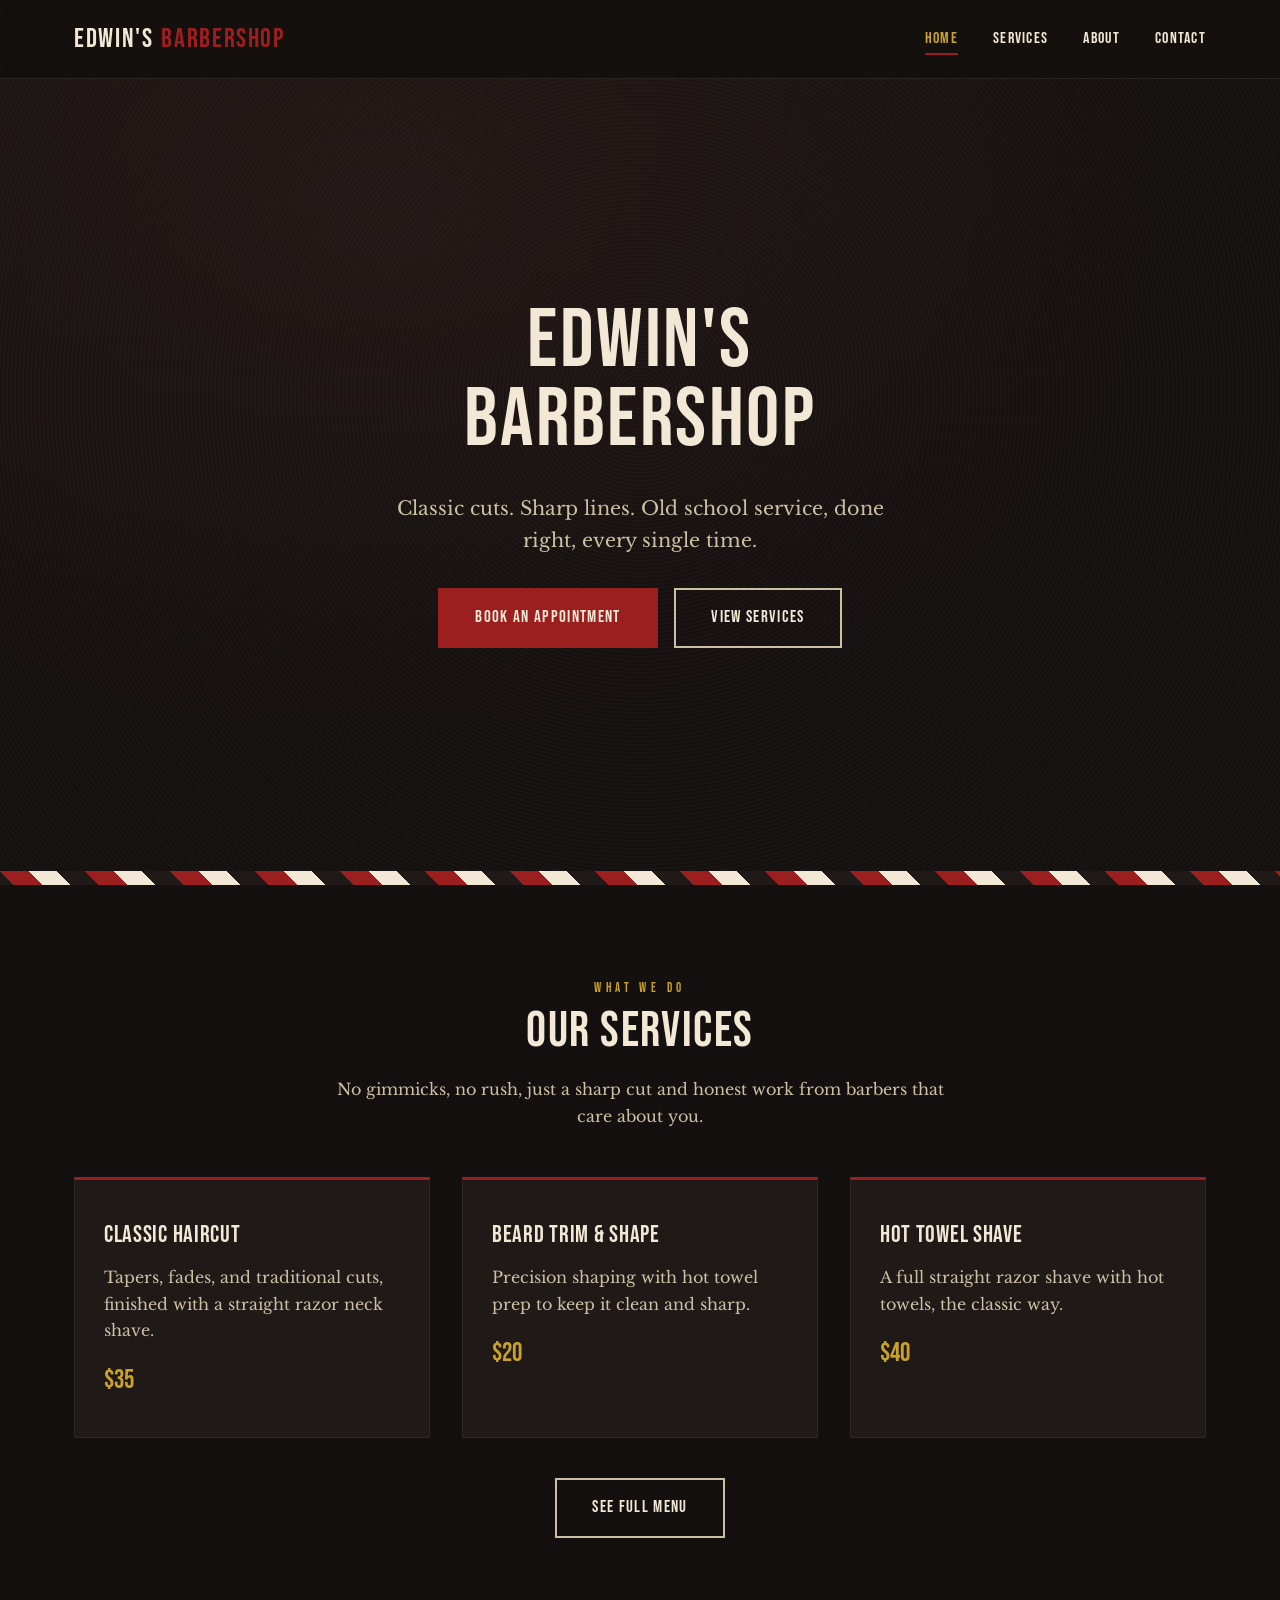
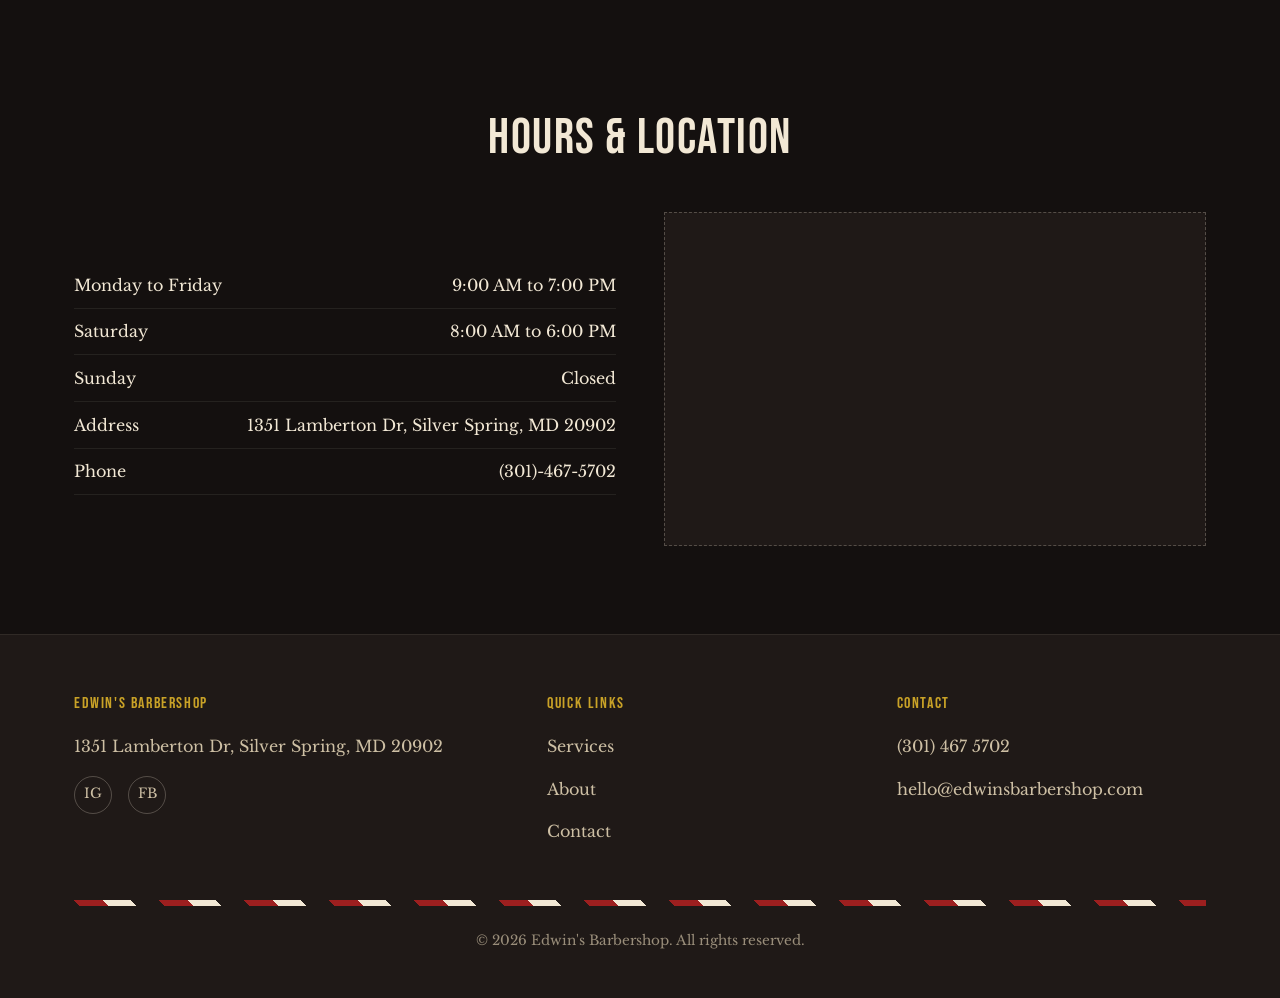
<file: index.html>
<!DOCTYPE html>
<html lang="en">
<head>
<meta charset="UTF-8">
<meta name="viewport" content="width=device-width, initial-scale=1.0">
<title>Edwin's Barbershop | Classic Cuts, Sharp Lines</title>
<meta name="description" content="Edwin's Barbershop. Classic haircuts, beard trims, and hot towel shaves. Walk ins welcome.">
<link rel="icon" href="images/favicon.ico" sizes="any">
<link rel="icon" type="image/png" sizes="32x32" href="images/favicon-32x32.png">
<link rel="icon" type="image/png" sizes="16x16" href="images/favicon-16x16.png">
<link rel="apple-touch-icon" href="images/apple-touch-icon.png">
<link rel="preconnect" href="https://fonts.googleapis.com">
<link href="https://fonts.googleapis.com/css2?family=Bebas+Neue&family=Libre+Baskerville:ital,wght@0,400;0,700;1,400&display=swap" rel="stylesheet">
<link rel="stylesheet" href="css/style.css">
</head>
<body>

<header class="site-header">
  <div class="nav-inner">
    <a href="index.html" class="logo">EDWIN'S<span>BARBERSHOP</span></a>
    <ul class="nav-links">
      <li><a href="index.html" class="active">Home</a></li>
      <li><a href="services.html">Services</a></li>
      <li><a href="about.html">About</a></li>
      <li><a href="contact.html">Contact</a></li>
    </ul>
    <button class="menu-toggle" aria-label="Toggle menu"><span></span><span></span><span></span></button>
  </div>
</header>

<section class="hero">
  <div class="hero-photo"></div>
  <div class="hero-content">
    <h1>Edwin's<br>Barbershop</h1>
    <p class="lead">Classic cuts. Sharp lines. Old school service, done right, every single time.</p>
    <div class="hero-actions">
      <a href="contact.html" class="btn">Book an Appointment</a>
      <a href="services.html" class="btn btn-outline">View Services</a>
    </div>
  </div>
</section>

<div class="pole-divider"></div>

<section>
  <div class="container">
    <div class="section-head">
      <span class="eyebrow">What We Do</span>
      <h2>Our Services</h2>
      <p>No gimmicks, no rush, just a sharp cut and honest work from barbers that care about you.</p>
    </div>
    <div class="grid-3">
      <div class="card">
        <h3>Classic Haircut</h3>
        <p>Tapers, fades, and traditional cuts, finished with a straight razor neck shave.</p>
        <span class="price">$35</span>
      </div>
      <div class="card">
        <h3>Beard Trim &amp; Shape</h3>
        <p>Precision shaping with hot towel prep to keep it clean and sharp.</p>
        <span class="price">$20</span>
      </div>
      <div class="card">
        <h3>Hot Towel Shave</h3>
        <p>A full straight razor shave with hot towels, the classic way.</p>
        <span class="price">$40</span>
      </div>
    </div>
    <div style="text-align:center; margin-top:2.5rem;">
      <a href="services.html" class="btn btn-outline">See Full Menu</a>
    </div>
  </div>
</section>

<section>
  <div class="container">
    <div class="section-head">
      <h2>Hours &amp; Location</h2>
    </div>
    <div class="grid-2">
      <ul class="info-list">
        <li><span>Monday to Friday</span><span>9:00 AM to 7:00 PM</span></li>
        <li><span>Saturday</span><span>8:00 AM to 6:00 PM</span></li>
        <li><span>Sunday</span><span>Closed</span></li>
        <li><span>Address</span><span>1351 Lamberton Dr, Silver Spring, MD 20902</span></li>
        <li><span>Phone</span><span>(301)-467-5702</span></li>
      </ul>
      <div class="map-placeholder"><iframe 
  src="https://www.google.com/maps/embed?pb=!1m18!1m12!1m3!1d3098.8753558044227!2d-77.03453072363095!3d39.04096127169382!2m3!1f0!2f0!3f0!3m2!1i1024!2i768!4f13.1!3m3!1m2!1s0x89b7cf72e9d12ccf%3A0x680ea83f534a2557!2s1351%20Lamberton%20Dr%2C%20Silver%20Spring%2C%20MD%2020902!5e0!3m2!1sen!2sus!4v1785054197834!5m2!1sen!2sus"
  style="border:0; width:100%; height:300px;"
  allowfullscreen=""
  loading="lazy"
  referrerpolicy="strict-origin-when-cross-origin">
</iframe>
    </div>
  </div>
</section>

<footer class="site-footer">
  <div class="container">
    <div class="footer-grid">
      <div>
        <h4>Edwin's Barbershop</h4>
        <p>1351 Lamberton Dr, Silver Spring, MD 20902</p>
        <div class="social-row">
          <a href="#" aria-label="Instagram">IG</a>
          <a href="#" aria-label="Facebook">FB</a>
        </div>
      </div>
      <div>
        <h4>Quick Links</h4>
        <p><a href="services.html">Services</a></p>
        <p><a href="about.html">About</a></p>
        <p><a href="contact.html">Contact</a></p>
      </div>
      <div>
        <h4>Contact</h4>
        <p>(301) 467 5702</p>
        <p>hello@edwinsbarbershop.com</p>
      </div>
    </div>
    <div class="pole-divider" style="height:6px; margin-bottom:1.5rem;"></div>
    <p class="footer-bottom">&copy; 2026 Edwin's Barbershop. All rights reserved.</p>
  </div>
</footer>

<script src="js/script.js"></script>
</body>
</html>
</file>
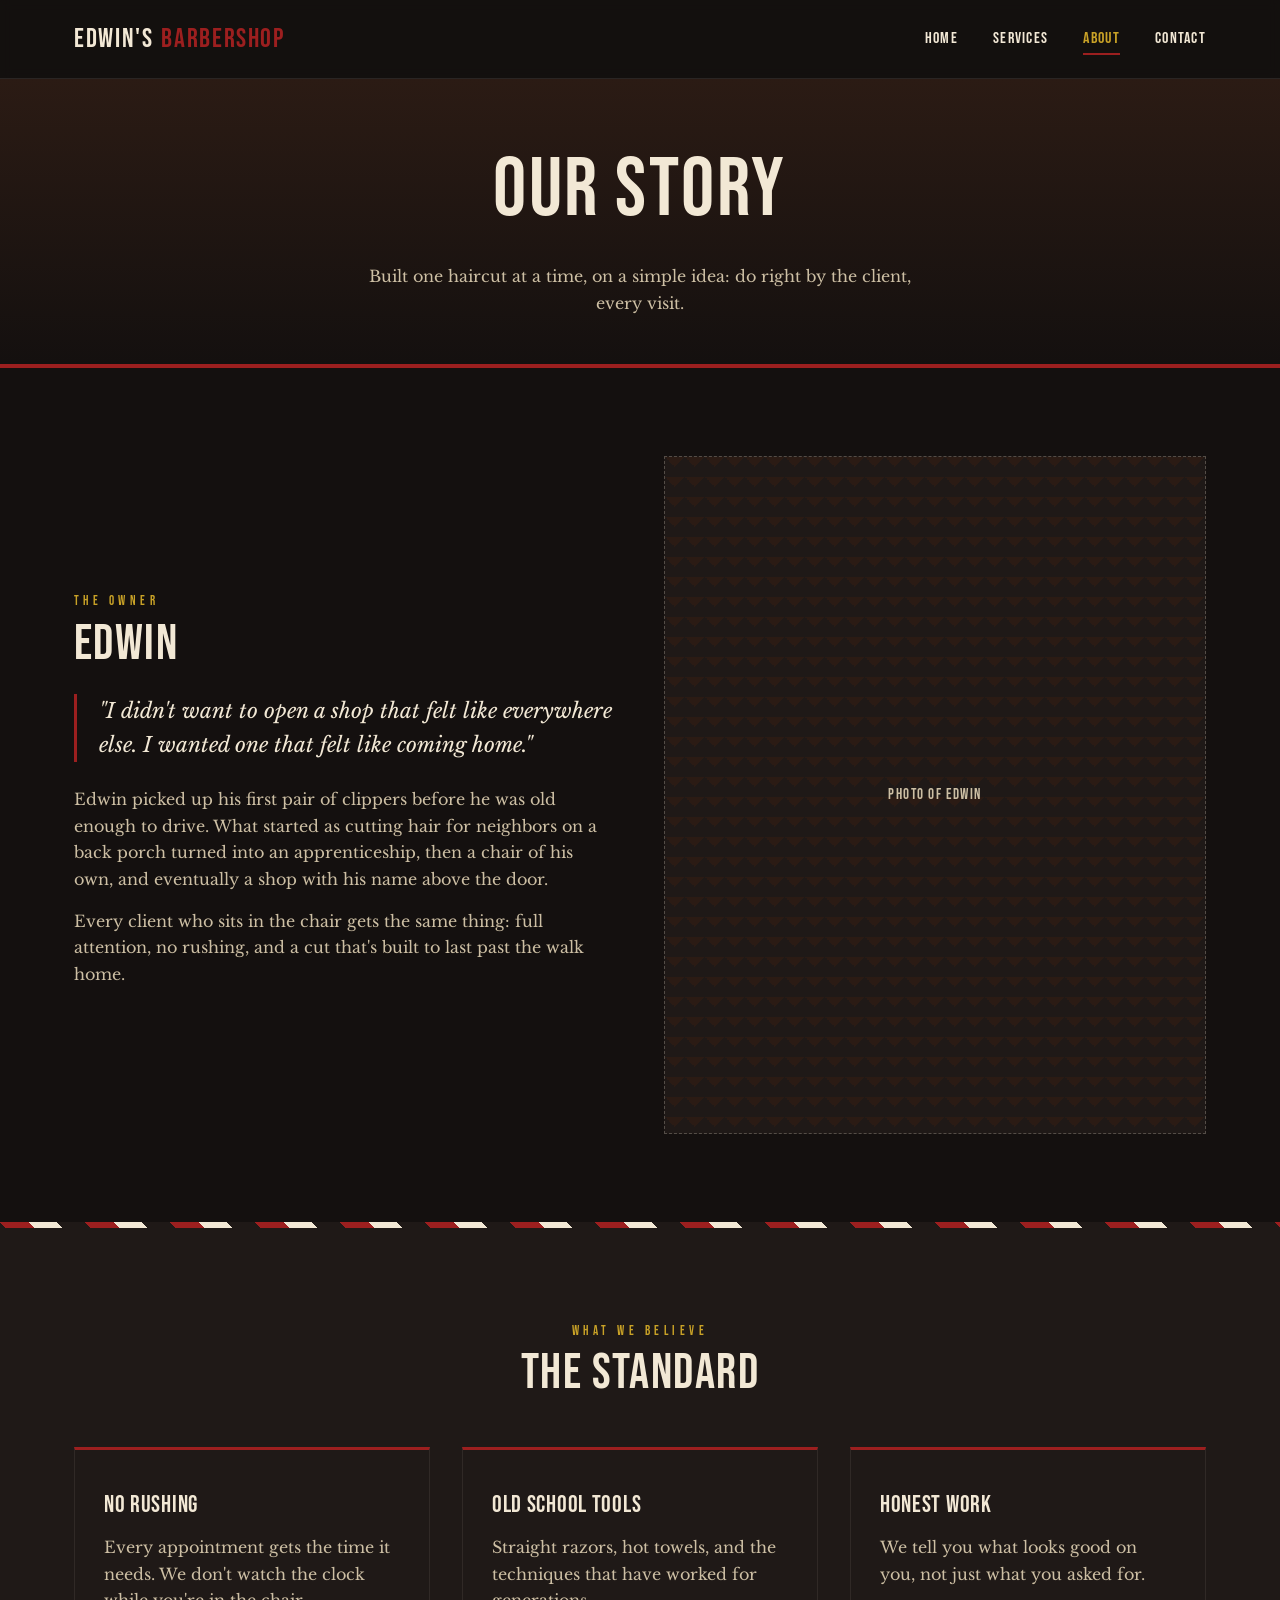
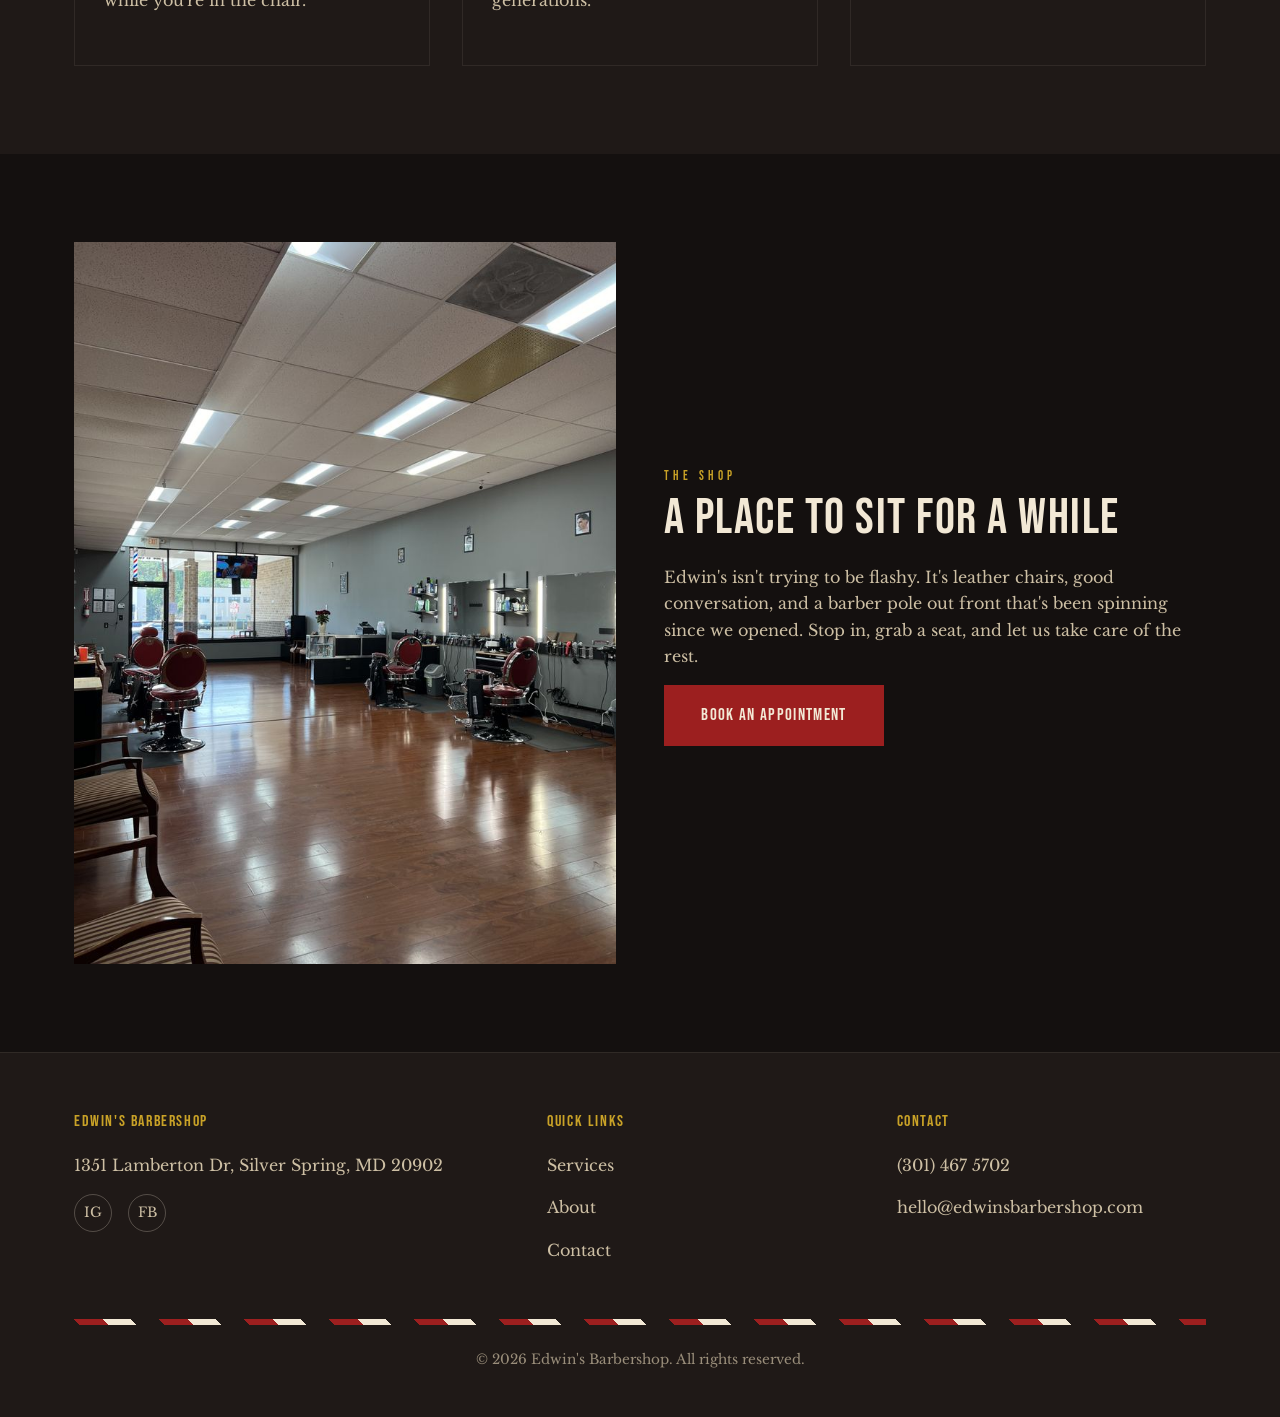
<file: about.html>
<!DOCTYPE html>
<html lang="en">
<head>
<meta charset="UTF-8">
<meta name="viewport" content="width=device-width, initial-scale=1.0">
<title>About | Edwin's Barbershop</title>
<meta name="description" content="The story behind Edwin's Barbershop.">
<link rel="icon" href="images/favicon.ico" sizes="any">
<link rel="icon" type="image/png" sizes="32x32" href="images/favicon-32x32.png">
<link rel="icon" type="image/png" sizes="16x16" href="images/favicon-16x16.png">
<link rel="apple-touch-icon" href="images/apple-touch-icon.png">
<link rel="preconnect" href="https://fonts.googleapis.com">
<link href="https://fonts.googleapis.com/css2?family=Bebas+Neue&family=Libre+Baskerville:ital,wght@0,400;0,700;1,400&display=swap" rel="stylesheet">
<link rel="stylesheet" href="css/style.css">
</head>
<body>

<header class="site-header">
  <div class="nav-inner">
    <a href="index.html" class="logo">EDWIN'S<span>BARBERSHOP</span></a>
    <ul class="nav-links">
      <li><a href="index.html">Home</a></li>
      <li><a href="services.html">Services</a></li>
      <li><a href="about.html" class="active">About</a></li>
      <li><a href="contact.html">Contact</a></li>
    </ul>
    <button class="menu-toggle" aria-label="Toggle menu"><span></span><span></span><span></span></button>
  </div>
</header>

<div class="page-header">
  <div class="container">
    <h1>Our Story</h1>
    <p>Built one haircut at a time, on a simple idea: do right by the client, every visit.</p>
  </div>
</div>

<section>
  <div class="container grid-2">
    <div>
      <span class="eyebrow">The Owner</span>
      <h2>Edwin</h2>
      <p class="quote">"I didn't want to open a shop that felt like everywhere else. I wanted one that felt like coming home."</p>
      <p>Edwin picked up his first pair of clippers before he was old enough to drive. What started as cutting hair for neighbors on a back porch turned into an apprenticeship, then a chair of his own, and eventually a shop with his name above the door.</p>
      <p>Every client who sits in the chair gets the same thing: full attention, no rushing, and a cut that's built to last past the walk home.</p>
    </div>
    <div class="photo-placeholder">Photo of Edwin<br></div>
  </div>
</section>

<div class="pole-divider" style="height:6px;"></div>

<section style="background: var(--black-soft);">
  <div class="container">
    <div class="section-head">
      <span class="eyebrow">What We Believe</span>
      <h2>The Standard</h2>
    </div>
    <div class="grid-3">
      <div class="card">
        <h3>No Rushing</h3>
        <p>Every appointment gets the time it needs. We don't watch the clock while you're in the chair.</p>
      </div>
      <div class="card">
        <h3>Old School Tools</h3>
        <p>Straight razors, hot towels, and the techniques that have worked for generations.</p>
      </div>
      <div class="card">
        <h3>Honest Work</h3>
        <p>We tell you what looks good on you, not just what you asked for.</p>
      </div>
    </div>
  </div>
</section>

<section>
  <div class="container grid-2">
    <img src="images/shop-interior.jpg" alt="Inside Edwin's Barbershop, showing the barber chairs and shop floor" class="photo-real">
    <div>
      <span class="eyebrow">The Shop</span>
      <h2>A Place to Sit for a While</h2>
      <p>Edwin's isn't trying to be flashy. It's leather chairs, good conversation, and a barber pole out front that's been spinning since we opened. Stop in, grab a seat, and let us take care of the rest.</p>
      <a href="contact.html" class="btn">Book an Appointment</a>
    </div>
  </div>
</section>

<footer class="site-footer">
  <div class="container">
    <div class="footer-grid">
      <div>
        <h4>Edwin's Barbershop</h4>
        <p>1351 Lamberton Dr, Silver Spring, MD 20902</p>
        <div class="social-row">
          <a href="#" aria-label="Instagram">IG</a>
          <a href="#" aria-label="Facebook">FB</a>
        </div>
      </div>
      <div>
        <h4>Quick Links</h4>
        <p><a href="services.html">Services</a></p>
        <p><a href="about.html">About</a></p>
        <p><a href="contact.html">Contact</a></p>
      </div>
      <div>
        <h4>Contact</h4>
        <p>(301) 467 5702</p>
        <p>hello@edwinsbarbershop.com</p>
      </div>
    </div>
    <div class="pole-divider" style="height:6px; margin-bottom:1.5rem;"></div>
    <p class="footer-bottom">&copy; 2026 Edwin's Barbershop. All rights reserved.</p>
  </div>
</footer>

<script src="js/script.js"></script>
</body>
</html>
</file>
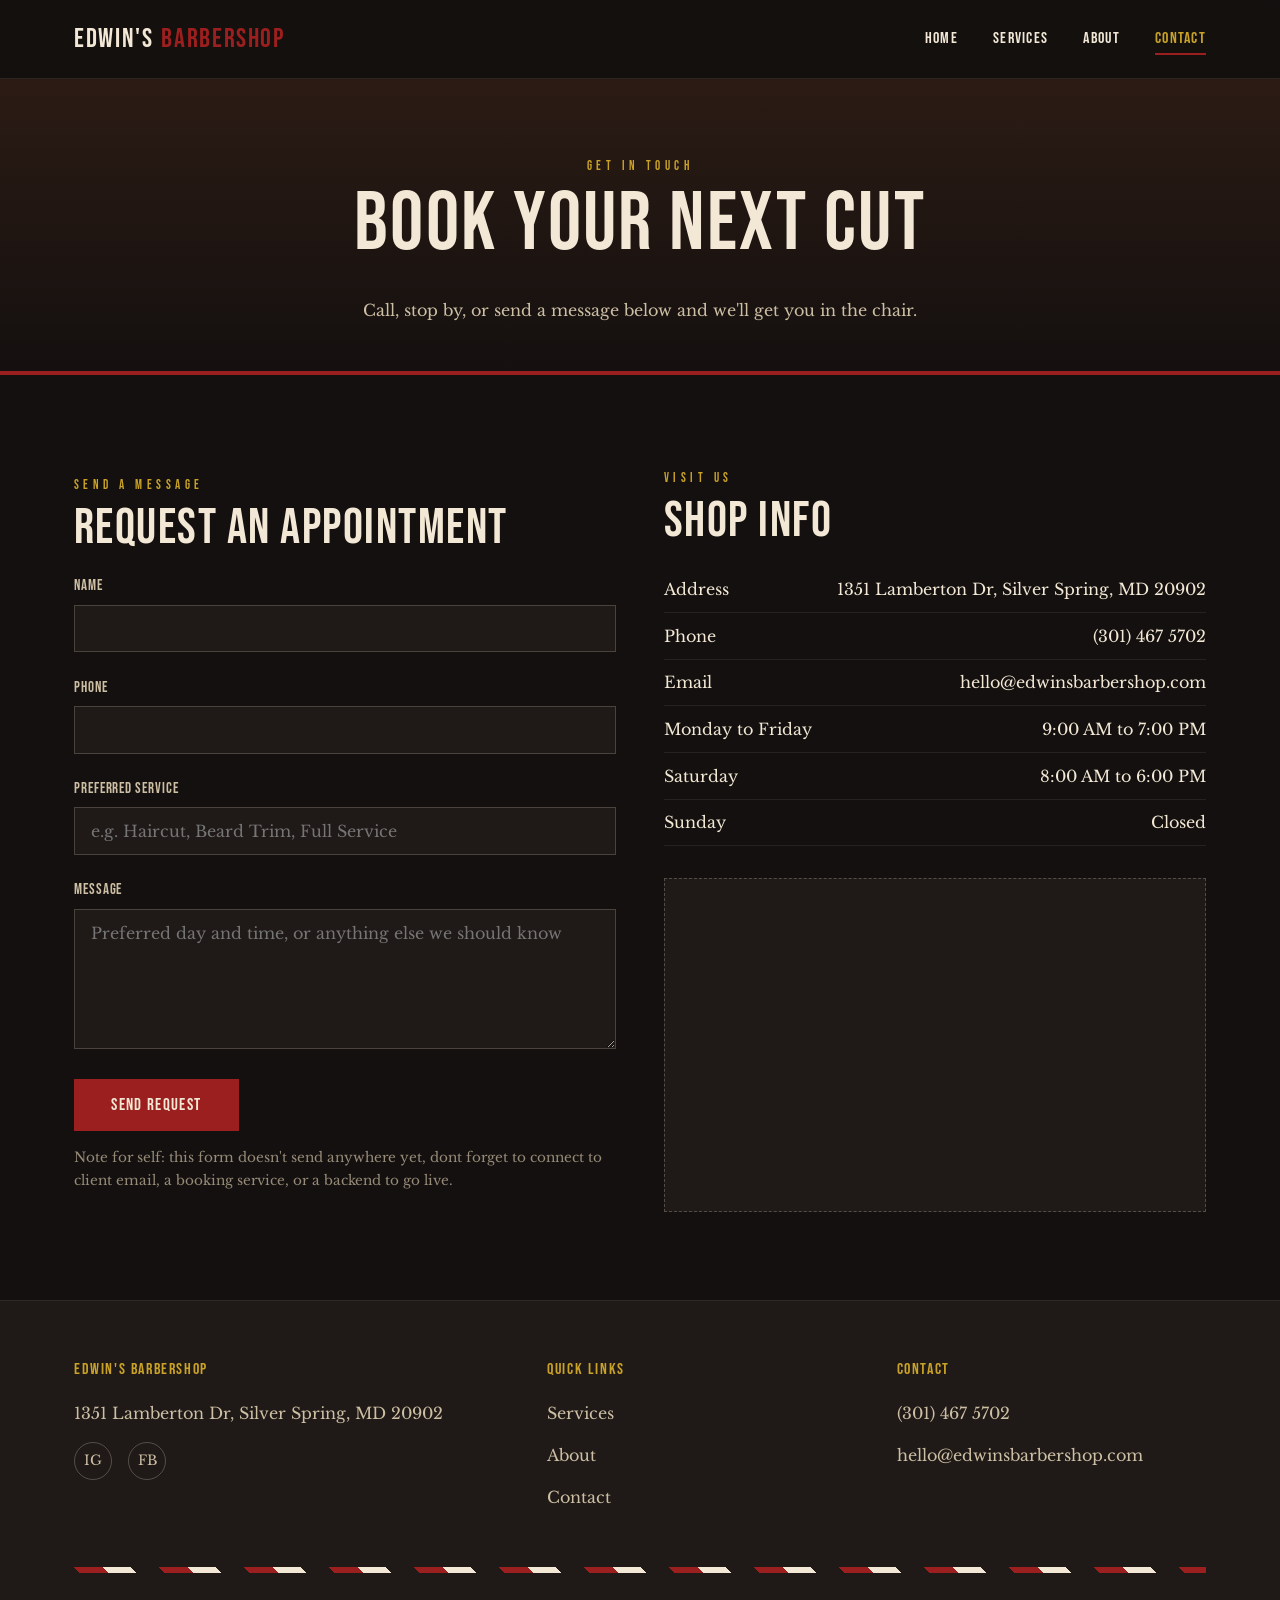
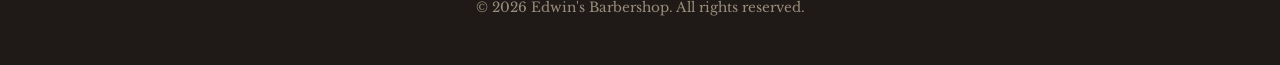
<file: contact.html>
<!DOCTYPE html>
<html lang="en">
<head>
<meta charset="UTF-8">
<meta name="viewport" content="width=device-width, initial-scale=1.0">
<title>Contact | Edwin's Barbershop</title>
<meta name="description" content="Book an appointment or get in touch with Edwin's Barbershop.">
<link rel="icon" href="images/favicon.ico" sizes="any">
<link rel="icon" type="image/png" sizes="32x32" href="images/favicon-32x32.png">
<link rel="icon" type="image/png" sizes="16x16" href="images/favicon-16x16.png">
<link rel="apple-touch-icon" href="images/apple-touch-icon.png">
<link rel="preconnect" href="https://fonts.googleapis.com">
<link href="https://fonts.googleapis.com/css2?family=Bebas+Neue&family=Libre+Baskerville:ital,wght@0,400;0,700;1,400&display=swap" rel="stylesheet">
<link rel="stylesheet" href="css/style.css">
</head>
<body>

<header class="site-header">
  <div class="nav-inner">
    <a href="index.html" class="logo">EDWIN'S<span>BARBERSHOP</span></a>
    <ul class="nav-links">
      <li><a href="index.html">Home</a></li>
      <li><a href="services.html">Services</a></li>
      <li><a href="about.html">About</a></li>
      <li><a href="contact.html" class="active">Contact</a></li>
    </ul>
    <button class="menu-toggle" aria-label="Toggle menu"><span></span><span></span><span></span></button>
  </div>
</header>

<div class="page-header">
  <div class="container">
    <span class="eyebrow">Get In Touch</span>
    <h1>Book Your Next Cut</h1>
    <p>Call, stop by, or send a message below and we'll get you in the chair.</p>
  </div>
</div>

<section id="book">
  <div class="container grid-2">
    <div>
      <span class="eyebrow">Send a Message</span>
      <h2>Request an Appointment</h2>
      <form class="contact-form">
        <div class="form-field">
          <label for="name">Name</label>
          <input type="text" id="name" name="name" required>
        </div>
        <div class="form-field">
          <label for="phone">Phone</label>
          <input type="tel" id="phone" name="phone" required>
        </div>
        <div class="form-field">
          <label for="service">Preferred Service</label>
          <input type="text" id="service" name="service" placeholder="e.g. Haircut, Beard Trim, Full Service">
        </div>
        <div class="form-field">
          <label for="message">Message</label>
          <textarea id="message" name="message" placeholder="Preferred day and time, or anything else we should know"></textarea>
        </div>
        <button type="submit" class="btn">Send Request</button>
        <p class="form-status" style="margin-top:1rem;"></p>
      </form>
      <p style="font-size:0.85rem; opacity:0.7; margin-top:1rem;">
        Note for self: this form doesn't send anywhere yet, dont forget to connect to client email, a booking service, or a backend to go live.
      </p>
    </div>

    <div>
      <span class="eyebrow">Visit Us</span>
      <h2>Shop Info</h2>
      <ul class="info-list">
        <li><span>Address</span><span>1351 Lamberton Dr, Silver Spring, MD 20902</span></li>
        <li><span>Phone</span><span>(301) 467 5702</span></li>
        <li><span>Email</span><span>hello@edwinsbarbershop.com</span></li>
        <li><span>Monday to Friday</span><span>9:00 AM to 7:00 PM</span></li>
        <li><span>Saturday</span><span>8:00 AM to 6:00 PM</span></li>
        <li><span>Sunday</span><span>Closed</span></li>
      </ul>
      <div class="map-placeholder" style="margin-top:2rem;"><iframe 
  src="https://www.google.com/maps/embed?pb=!1m18!1m12!1m3!1d3098.8753558044227!2d-77.03453072363095!3d39.04096127169382!2m3!1f0!2f0!3f0!3m2!1i1024!2i768!4f13.1!3m3!1m2!1s0x89b7cf72e9d12ccf%3A0x680ea83f534a2557!2s1351%20Lamberton%20Dr%2C%20Silver%20Spring%2C%20MD%2020902!5e0!3m2!1sen!2sus!4v1785054197834!5m2!1sen!2sus"
  style="border:0; width:100%; height:300px;"
  allowfullscreen=""
  loading="lazy"
  referrerpolicy="strict-origin-when-cross-origin">
</iframe>
    </div>
  </div>
</section>

<footer class="site-footer">
  <div class="container">
    <div class="footer-grid">
      <div>
        <h4>Edwin's Barbershop</h4>
        <p>1351 Lamberton Dr, Silver Spring, MD 20902</p>
        <div class="social-row">
          <a href="#" aria-label="Instagram">IG</a>
          <a href="#" aria-label="Facebook">FB</a>
        </div>
      </div>
      <div>
        <h4>Quick Links</h4>
        <p><a href="services.html">Services</a></p>
        <p><a href="about.html">About</a></p>
        <p><a href="contact.html">Contact</a></p>
      </div>
      <div>
        <h4>Contact</h4>
        <p>(301) 467 5702</p>
        <p>hello@edwinsbarbershop.com</p>
      </div>
    </div>
    <div class="pole-divider" style="height:6px; margin-bottom:1.5rem;"></div>
    <p class="footer-bottom">&copy; 2026 Edwin's Barbershop. All rights reserved.</p>
  </div>
</footer>

<script src="js/script.js"></script>
</body>
</html>
</file>
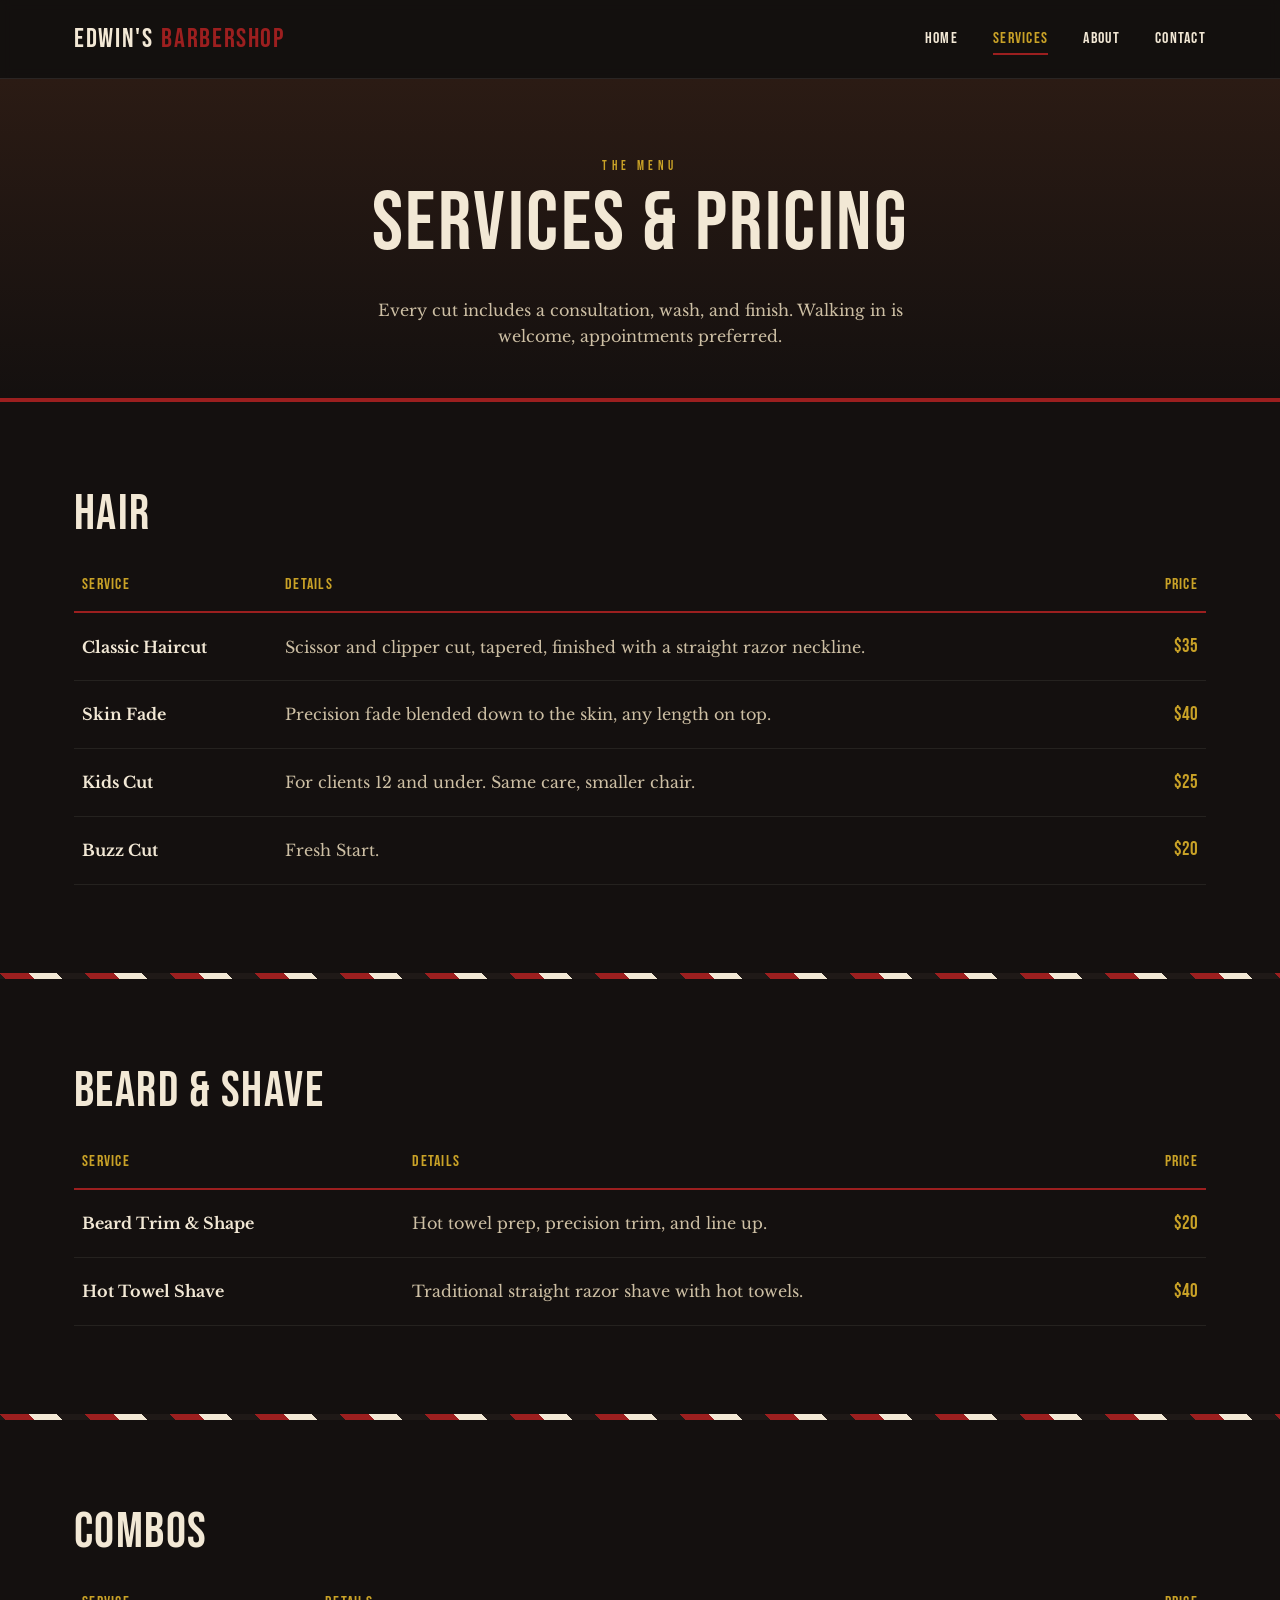
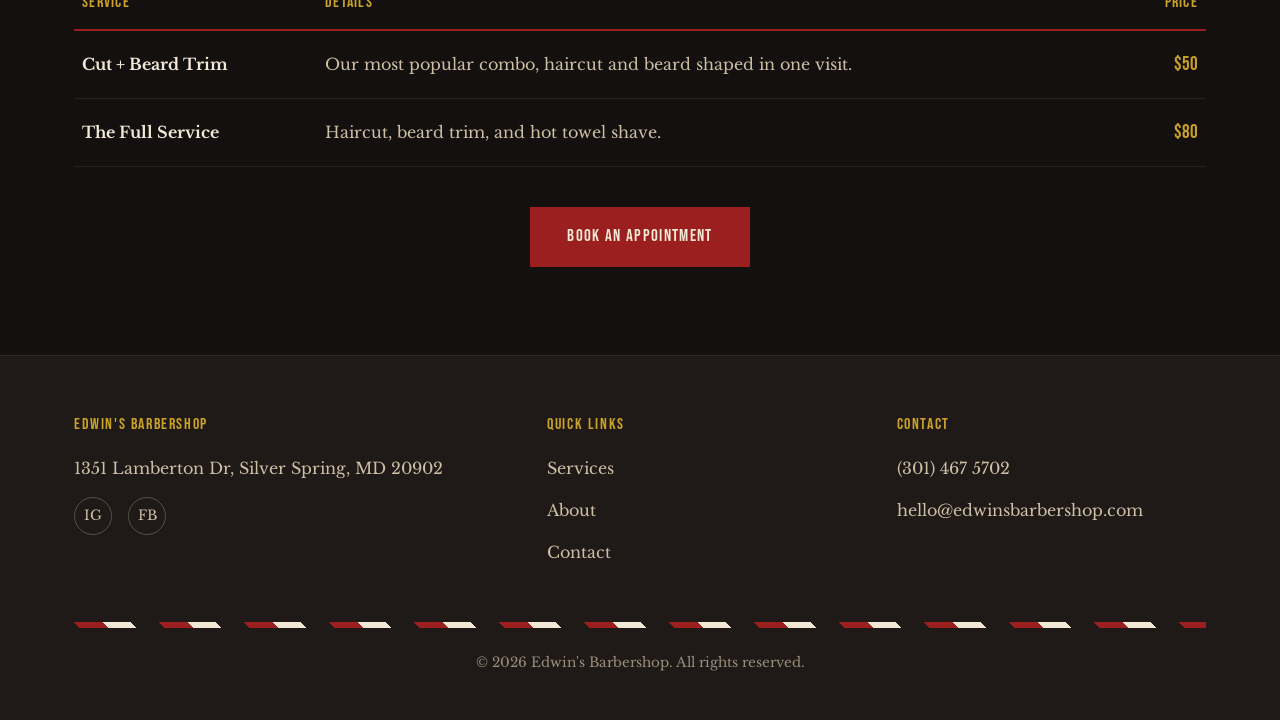
<file: services.html>
<!DOCTYPE html>
<html lang="en">
<head>
<meta charset="UTF-8">
<meta name="viewport" content="width=device-width, initial-scale=1.0">
<title>Services | Edwin's Barbershop</title>
<meta name="description" content="Full service menu and pricing at Edwin's Barbershop.">
<link rel="icon" href="images/favicon.ico" sizes="any">
<link rel="icon" type="image/png" sizes="32x32" href="images/favicon-32x32.png">
<link rel="icon" type="image/png" sizes="16x16" href="images/favicon-16x16.png">
<link rel="apple-touch-icon" href="images/apple-touch-icon.png">
<link rel="preconnect" href="https://fonts.googleapis.com">
<link href="https://fonts.googleapis.com/css2?family=Bebas+Neue&family=Libre+Baskerville:ital,wght@0,400;0,700;1,400&display=swap" rel="stylesheet">
<link rel="stylesheet" href="css/style.css">
</head>
<body>

<header class="site-header">
  <div class="nav-inner">
    <a href="index.html" class="logo">EDWIN'S<span>BARBERSHOP</span></a>
    <ul class="nav-links">
      <li><a href="index.html">Home</a></li>
      <li><a href="services.html" class="active">Services</a></li>
      <li><a href="about.html">About</a></li>
      <li><a href="contact.html">Contact</a></li>
    </ul>
    <button class="menu-toggle" aria-label="Toggle menu"><span></span><span></span><span></span></button>
  </div>
</header>

<div class="page-header">
  <div class="container">
    <span class="eyebrow">The Menu</span>
    <h1>Services &amp; Pricing</h1>
    <p>Every cut includes a consultation, wash, and finish. Walking in is welcome, appointments preferred.</p>
  </div>
</div>

<section>
  <div class="container">
    <h2>Hair</h2>
    <table class="service-table">
      <thead>
        <tr><th>Service</th><th>Details</th><th style="text-align:right;">Price</th></tr>
      </thead>
      <tbody>
        <tr>
          <td class="name">Classic Haircut</td>
          <td>Scissor and clipper cut, tapered, finished with a straight razor neckline.</td>
          <td class="price">$35</td>
        </tr>
        <tr>
          <td class="name">Skin Fade</td>
          <td>Precision fade blended down to the skin, any length on top.</td>
          <td class="price">$40</td>
        </tr>
        <tr>
          <td class="name">Kids Cut</td>
          <td>For clients 12 and under. Same care, smaller chair.</td>
          <td class="price">$25</td>
        </tr>
        <tr>
          <td class="name">Buzz Cut</td>
          <td>Fresh Start.</td>
          <td class="price">$20</td>
        </tr>
      </tbody>
    </table>
  </div>
</section>

<div class="pole-divider" style="height:6px;"></div>

<section>
  <div class="container">
    <h2>Beard &amp; Shave</h2>
    <table class="service-table">
      <thead>
        <tr><th>Service</th><th>Details</th><th style="text-align:right;">Price</th></tr>
      </thead>
      <tbody>
        <tr>
          <td class="name">Beard Trim &amp; Shape</td>
          <td>Hot towel prep, precision trim, and line up.</td>
          <td class="price">$20</td>
        </tr>
        <tr>
          <td class="name">Hot Towel Shave</td>
          <td>Traditional straight razor shave with hot towels.</td>
          <td class="price">$40</td>
        </tr>
      </tbody>
    </table>
  </div>
</section>

<div class="pole-divider" style="height:6px;"></div>

<section>
  <div class="container">
    <h2>Combos</h2>
    <table class="service-table">
      <thead>
        <tr><th>Service</th><th>Details</th><th style="text-align:right;">Price</th></tr>
      </thead>
      <tbody>
        <tr>
          <td class="name">Cut + Beard Trim</td>
          <td>Our most popular combo, haircut and beard shaped in one visit.</td>
          <td class="price">$50</td>
        </tr>
        <tr>
          <td class="name">The Full Service</td>
          <td>Haircut, beard trim, and hot towel shave.</td>
          <td class="price">$80</td>
        </tr>
      </tbody>
    </table>
    <div style="text-align:center; margin-top:2.5rem;">
      <a href="contact.html" class="btn">Book an Appointment</a>
    </div>
  </div>
</section>

<footer class="site-footer">
  <div class="container">
    <div class="footer-grid">
      <div>
        <h4>Edwin's Barbershop</h4>
        <p>1351 Lamberton Dr, Silver Spring, MD 20902</p>
        <div class="social-row">
          <a href="#" aria-label="Instagram">IG</a>
          <a href="#" aria-label="Facebook">FB</a>
        </div>
      </div>
      <div>
        <h4>Quick Links</h4>
        <p><a href="services.html">Services</a></p>
        <p><a href="about.html">About</a></p>
        <p><a href="contact.html">Contact</a></p>
      </div>
      <div>
        <h4>Contact</h4>
        <p>(301) 467 5702</p>
        <p>hello@edwinsbarbershop.com</p>
      </div>
    </div>
    <div class="pole-divider" style="height:6px; margin-bottom:1.5rem;"></div>
    <p class="footer-bottom">&copy; 2026 Edwin's Barbershop. All rights reserved.</p>
  </div>
</footer>

<script src="js/script.js"></script>
</body>
</html>
</file>
<file: css/style.css>
/* ===================================================================
   EDWIN'S BARBERSHOP — shared stylesheet
   Palette:  --black (#14100f) --black-soft (#1f1917) --red (#9c1f1f)
             --red-dark (#6e1414) --cream (#f2e8d5) --gold (#c9a227)
   Type:     Display  -> 'Bebas Neue'      (big condensed headlines)
             Body     -> 'Libre Baskerville' (classic serif body copy)
=================================================================== */

:root {
  --black: #14100f;
  --black-soft: #1f1917;
  --red: #9c1f1f;
  --red-dark: #6e1414;
  --cream: #f2e8d5;
  --cream-dim: #cdbfa4;
  --gold: #c9a227;
  --brown: #2b1b14;

  --font-display: 'Bebas Neue', sans-serif;
  --font-body: 'Libre Baskerville', Georgia, serif;

  --max-width: 1180px;
}

* { box-sizing: border-box; }
html { scroll-behavior: smooth; }

body {
  margin: 0;
  background: var(--black);
  color: var(--cream);
  font-family: var(--font-body);
  line-height: 1.65;
  -webkit-font-smoothing: antialiased;
}

img { max-width: 100%; display: block; }

a {
  color: inherit;
  text-decoration: none;
}

h1, h2, h3, h4 {
  font-family: var(--font-display);
  letter-spacing: 0.03em;
  margin: 0 0 0.4em;
  color: var(--cream);
  font-weight: 400;
}

h1 { font-size: clamp(2.8rem, 7vw, 5.2rem); line-height: 0.95; }
h2 { font-size: clamp(2rem, 4.5vw, 3.1rem); line-height: 1; }
h3 { font-size: 1.5rem; }

p { margin: 0 0 1em; color: var(--cream-dim); }

.eyebrow {
  font-family: var(--font-display);
  letter-spacing: 0.35em;
  text-transform: uppercase;
  font-size: 0.8rem;
  color: var(--gold);
  display: inline-block;
  margin-bottom: 0.6em;
}

.container {
  max-width: var(--max-width);
  margin: 0 auto;
  padding: 0 1.5rem;
}

section { padding: 5.5rem 0; }

/* ---------- Buttons ---------- */
.btn {
  display: inline-block;
  font-family: var(--font-display);
  letter-spacing: 0.08em;
  font-size: 1.05rem;
  padding: 0.85em 2.1em;
  border: 2px solid var(--red);
  background: var(--red);
  color: var(--cream);
  cursor: pointer;
  transition: background 0.25s ease, color 0.25s ease, transform 0.15s ease;
}
.btn:hover { background: var(--red-dark); transform: translateY(-2px); }

.btn-outline {
  background: transparent;
  border-color: var(--cream-dim);
}
.btn-outline:hover {
  background: var(--cream);
  border-color: var(--cream);
  color: var(--black);
}

/* ---------- Signature element: rotating barber-pole divider ---------- */
.pole-divider {
  height: 14px;
  width: 100%;
  background: repeating-linear-gradient(
    45deg,
    var(--red) 0 20px,
    var(--cream) 20px 40px,
    var(--black-soft) 40px 60px
  );
  background-size: 85px 85px;
  animation: poleShift 3.2s linear infinite;
}
@keyframes poleShift {
  from { background-position: 0 0; }
  to   { background-position: 85px 0; }
}
@media (prefers-reduced-motion: reduce) {
  .pole-divider { animation: none; }
}

/* ---------- Header / Nav ---------- */
.site-header {
  position: sticky;
  top: 0;
  z-index: 100;
  background: rgba(20, 16, 15, 0.94);
  border-bottom: 1px solid rgba(242, 232, 213, 0.1);
  backdrop-filter: blur(6px);
}
.nav-inner {
  max-width: var(--max-width);
  margin: 0 auto;
  padding: 0 1.5rem;
  display: flex;
  align-items: center;
  justify-content: space-between;
  height: 78px;
}
.logo {
  font-family: var(--font-display);
  font-size: 1.7rem;
  letter-spacing: 0.06em;
  display: flex;
  align-items: baseline;
  gap: 0.5rem;
}
.logo span { color: var(--red); }

.nav-links {
  display: flex;
  gap: 2.2rem;
  list-style: none;
  margin: 0;
  padding: 0;
  font-family: var(--font-display);
  letter-spacing: 0.08em;
  font-size: 1rem;
}
.nav-links a {
  position: relative;
  padding: 0.3em 0;
}
.nav-links a::after {
  content: '';
  position: absolute;
  left: 0; bottom: -2px;
  width: 0%;
  height: 2px;
  background: var(--red);
  transition: width 0.25s ease;
}
.nav-links a:hover::after,
.nav-links a.active::after { width: 100%; }
.nav-links a.active { color: var(--gold); }

.nav-cta { display: flex; align-items: center; gap: 1.4rem; }
.nav-cta .btn { padding: 0.6em 1.5em; font-size: 0.95rem; }

.menu-toggle {
  display: none;
  flex-direction: column;
  gap: 5px;
  background: none;
  border: none;
  cursor: pointer;
  padding: 0.4rem;
}
.menu-toggle span {
  width: 26px;
  height: 2px;
  background: var(--cream);
}

@media (max-width: 860px) {
  .nav-links {
    position: absolute;
    top: 78px; left: 0; right: 0;
    background: var(--black-soft);
    flex-direction: column;
    gap: 0;
    padding: 0.5rem 1.5rem 1.5rem;
    display: none;
    border-bottom: 1px solid rgba(242,232,213,0.1);
  }
  .nav-links.open { display: flex; }
  .nav-links li { padding: 0.7rem 0; border-bottom: 1px solid rgba(242,232,213,0.06); }
  .menu-toggle { display: flex; }
  .nav-cta .btn-outline { display: none; }
}

/* ---------- Hero ---------- */
.hero {
  position: relative;
  min-height: 88vh;
  display: flex;
  align-items: center;
  background:
    linear-gradient(180deg, rgba(20,16,15,0.55) 0%, rgba(20,16,15,0.88) 85%),
    radial-gradient(ellipse at 30% 20%, #3a2320 0%, #14100f 65%);
  overflow: hidden;
}
.hero::before {
  /* subtle vignette / grain feel — swap with a real photo via .hero-photo */
  content: '';
  position: absolute; inset: 0;
  background: repeating-radial-gradient(circle at 50% 40%, rgba(255,255,255,0.02) 0 2px, transparent 2px 4px);
  pointer-events: none;
}
.hero-photo {
  position: absolute; inset: 0;
  background-size: cover;
  background-position: center;
  opacity: 0.35;
  /* To use a real photo: set background-image: url('../images/hero.jpg'); on this element */
}
.hero-content {
  position: relative;
  z-index: 2;
  max-width: 720px;
  padding: 0 1.5rem;
  margin: 0 auto;
  text-align: center;
}
.hero-content .eyebrow { letter-spacing: 0.5em; }
.hero-content p.lead {
  font-size: 1.2rem;
  color: var(--cream-dim);
  max-width: 520px;
  margin: 0 auto 2rem;
}
.hero-actions { display: flex; gap: 1rem; justify-content: center; flex-wrap: wrap; }

/* ---------- Page header (non-home pages) ---------- */
.page-header {
  padding: 4.5rem 0 3rem;
  text-align: center;
  background: linear-gradient(180deg, var(--brown) 0%, var(--black) 100%);
  border-bottom: 4px solid var(--red);
}
.page-header p { max-width: 560px; margin: 0 auto; }

/* ---------- Cards / grid ---------- */
.grid-3 {
  display: grid;
  grid-template-columns: repeat(3, 1fr);
  gap: 2rem;
}
.grid-2 {
  display: grid;
  grid-template-columns: 1fr 1fr;
  gap: 3rem;
  align-items: center;
}
@media (max-width: 860px) {
  .grid-3 { grid-template-columns: 1fr; }
  .grid-2 { grid-template-columns: 1fr; }
}

.card {
  background: var(--black-soft);
  border: 1px solid rgba(242,232,213,0.08);
  border-top: 3px solid var(--red);
  padding: 2.2rem 1.8rem;
  transition: transform 0.2s ease, border-color 0.2s ease;
}
.card:hover { transform: translateY(-4px); border-top-color: var(--gold); }
.card .price {
  font-family: var(--font-display);
  color: var(--gold);
  font-size: 1.6rem;
  margin-top: 0.6rem;
  display: block;
}

.photo-placeholder {
  aspect-ratio: 4 / 5;
  background:
    linear-gradient(135deg, var(--brown) 25%, transparent 25%) -10px 0/ 20px 20px,
    linear-gradient(225deg, var(--brown) 25%, transparent 25%) -10px 0/ 20px 20px,
    var(--black-soft);
  border: 1px dashed rgba(242,232,213,0.25);
  display: flex;
  align-items: center;
  justify-content: center;
  text-align: center;
  color: var(--cream-dim);
  font-family: var(--font-display);
  letter-spacing: 0.1em;
  font-size: 0.95rem;
  padding: 1rem;
}

/* ---------- Section headings ---------- */
.section-head {
  text-align: center;
  max-width: 620px;
  margin: 0 auto 3rem;
}

/* ---------- Quote / about blurb ---------- */
.quote {
  font-family: var(--font-body);
  font-style: italic;
  font-size: 1.3rem;
  color: var(--cream);
  border-left: 3px solid var(--red);
  padding-left: 1.4rem;
  margin: 1.5rem 0;
}

/* ---------- Table (services list page) ---------- */
.service-table { width: 100%; border-collapse: collapse; }
.service-table th {
  font-family: var(--font-display);
  letter-spacing: 0.08em;
  text-align: left;
  color: var(--gold);
  font-weight: 400;
  padding: 0.8rem 0.5rem;
  border-bottom: 2px solid var(--red);
}
.service-table td {
  padding: 1.1rem 0.5rem;
  border-bottom: 1px solid rgba(242,232,213,0.08);
  color: var(--cream-dim);
}
.service-table td.name { color: var(--cream); font-weight: bold; }
.service-table td.price {
  color: var(--gold);
  font-family: var(--font-display);
  font-size: 1.2rem;
  text-align: right;
}

/* ---------- Hours / info blocks ---------- */
.info-list { list-style: none; margin: 0; padding: 0; }
.info-list li {
  display: flex;
  justify-content: space-between;
  padding: 0.6rem 0;
  border-bottom: 1px solid rgba(242,232,213,0.08);
}
.info-list li span:last-child { color: var(--cream); }

/* ---------- Form ---------- */
.form-field { margin-bottom: 1.4rem; }
.form-field label {
  display: block;
  font-family: var(--font-display);
  letter-spacing: 0.06em;
  color: var(--cream-dim);
  margin-bottom: 0.4rem;
  font-size: 0.95rem;
}
.form-field input,
.form-field textarea {
  width: 100%;
  background: var(--black-soft);
  border: 1px solid rgba(242,232,213,0.2);
  color: var(--cream);
  padding: 0.8em 1em;
  font-family: var(--font-body);
  font-size: 1rem;
}
.form-field input:focus,
.form-field textarea:focus {
  outline: none;
  border-color: var(--red);
}
.form-field textarea { min-height: 140px; resize: vertical; }

/* ---------- Map placeholder ---------- */
.map-embed {
  display: block;
  width: 100%;
  height: 320px;
  border: 1px solid rgba(242,232,213,0.15);
}
@media (max-width: 860px) {
  .map-embed { height: 260px; }
}
.map-placeholder {
  height: 100%;
  min-height: 320px;
  background: var(--black-soft);
  border: 1px dashed rgba(242,232,213,0.25);
  display: flex;
  align-items: center;
  justify-content: center;
  font-family: var(--font-display);
  letter-spacing: 0.08em;
  color: var(--cream-dim);
  text-align: center;
  padding: 1rem;
}

/* ---------- Footer ---------- */
.site-footer {
  background: var(--black-soft);
  padding: 3.5rem 0 2rem;
  border-top: 1px solid rgba(242,232,213,0.08);
}
.footer-grid {
  display: grid;
  grid-template-columns: 1.4fr 1fr 1fr;
  gap: 2.5rem;
  margin-bottom: 2.5rem;
}
@media (max-width: 860px) {
  .footer-grid { grid-template-columns: 1fr; }
}
.footer-grid h4 {
  font-size: 1rem;
  letter-spacing: 0.1em;
  color: var(--gold);
  margin-bottom: 1rem;
}
.footer-grid p, .footer-grid a { color: var(--cream-dim); }
.social-row { display: flex; gap: 1rem; margin-top: 0.8rem; }
.social-row a {
  border: 1px solid rgba(242,232,213,0.25);
  border-radius: 50%;
  width: 38px; height: 38px;
  display: flex; align-items: center; justify-content: center;
  font-size: 0.85rem;
  transition: border-color 0.2s ease, color 0.2s ease;
}
.social-row a:hover { border-color: var(--red); color: var(--red); }

.footer-bottom {
  text-align: center;
  font-size: 0.85rem;
  color: var(--cream-dim);
  opacity: 0.7;
}

/* Focus visibility for accessibility */
a:focus-visible, button:focus-visible, input:focus-visible, textarea:focus-visible {
  outline: 2px solid var(--gold);
  outline-offset: 2px;
}
</file>
